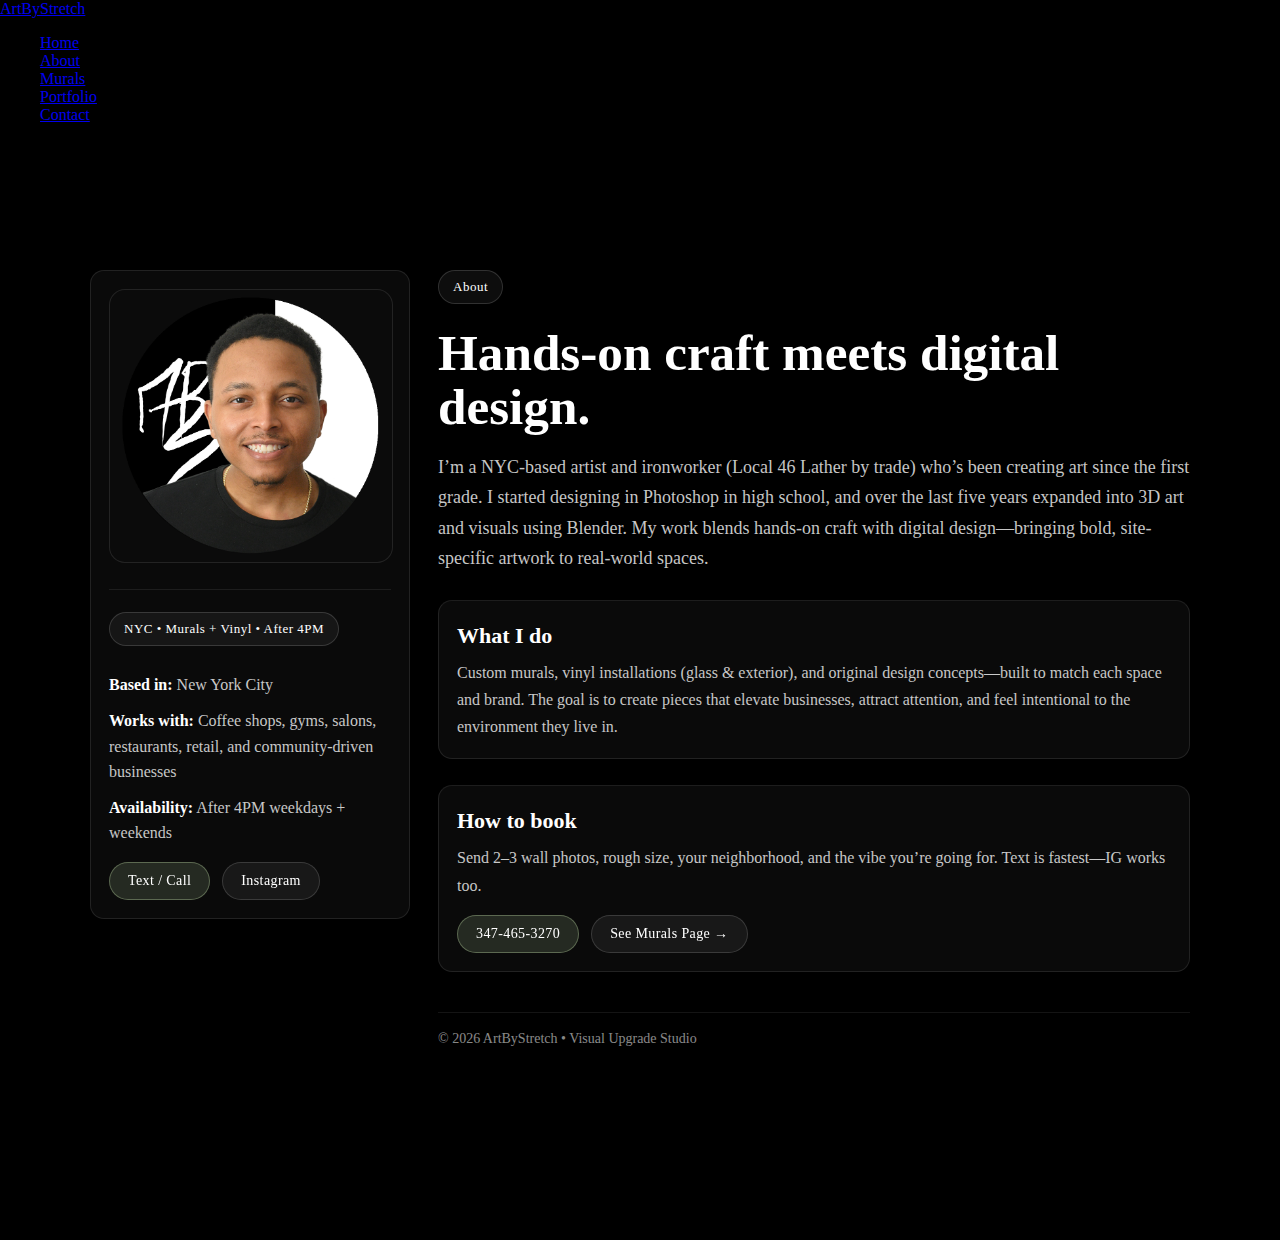
<file: about.html>
<!doctype html>
<html lang="en">
<head>
  <meta charset="UTF-8" />
  <meta name="viewport" content="width=device-width, initial-scale=1.0" />

  <title>About | ArtByStretch</title>
  <meta name="description" content="NYC-based artist and Local 46 lather by trade. Murals, vinyl installs, and design concepts built to match each space and brand." />

  <!-- Stops white flash -->
  <style>html,body{background:#000;margin:0}</style>

  <!-- Main site CSS -->
  <link rel="stylesheet" href="./style.css">

  <!-- About page layout helpers (small, contained) -->
  <style>
    .page {
      background:#000;
      color:#fff;
      min-height:100vh;
      padding-top: 130px; /* room for fixed navbar */
      padding-bottom: 70px;
    }
    .wrap{
      max-width: 1100px;
      margin: 0 auto;
      padding: 0 20px;
    }
    .about-grid{
      display:grid;
      grid-template-columns: 320px 1fr;
      gap: 28px;
      align-items: start;
    }
    @media (max-width: 900px){
      .about-grid{ grid-template-columns: 1fr; }
      .page{ padding-top: 150px; }
    }

    .card2{
      border: 1px solid rgba(255,255,255,0.10);
      background: rgba(255,255,255,0.04);
      border-radius: 14px;
      padding: 18px;
    }

    .profile-img{
      width: 100%;
      max-width: 320px;
      display:block;
      border-radius: 16px;
      border: 1px solid rgba(255,255,255,0.10);
      background: #0b0b0b;
    }

    .pill{
      display:inline-block;
      padding: 8px 14px;
      border: 1px solid rgba(255,255,255,0.15);
      border-radius: 999px;
      background: rgba(255,255,255,0.05);
      font-size: 13px;
      letter-spacing: .5px;
      margin-bottom: 12px;
    }

    h1{
      font-size: clamp(30px, 4vw, 54px);
      line-height: 1.05;
      margin: 10px 0 14px;
    }
    .lead{
      color: rgba(255,255,255,0.78);
      font-size: 18px;
      line-height: 1.7;
      max-width: 780px;
    }

    .meta{
      margin-top: 14px;
      display:grid;
      gap: 10px;
      color: rgba(255,255,255,0.78);
      line-height: 1.6;
    }
    .meta strong{ color:#fff; font-weight: 700; }

    .cta-row{
      display:flex;
      gap: 12px;
      flex-wrap: wrap;
      margin-top: 16px;
      align-items:center;
    }
    .btn2{
      display:inline-block;
      padding: 10px 18px;
      border-radius: 999px;
      text-decoration:none;
      font-size: 14px;
      letter-spacing: .4px;
      border: 1px solid rgba(255,255,255,0.15);
      background: rgba(255,255,255,0.06);
      color:#fff;
      backdrop-filter: blur(6px);
      transition: transform .2s ease, background .2s ease;
    }
    .btn2:hover{ transform: translateY(-1px); background: rgba(255,255,255,0.10); }
    .btn2.primary{
      border-color: rgba(138,158,121,0.55);
      background: rgba(138,158,121,0.22);
    }

    .section{
      margin-top: 26px;
      border-top: 1px solid rgba(255,255,255,0.08);
      padding-top: 22px;
    }

    .footer2{
      margin-top: 40px;
      padding-top: 18px;
      border-top: 1px solid rgba(255,255,255,0.08);
      color: rgba(255,255,255,0.55);
      font-size: 14px;
    }
  </style>
</head>

<body>

  <!-- Navbar (same system as your site) -->
  <nav class="navbar">
    <div class="max-width">
      <div class="logo">
        <a href="./index.html">ArtByStretch</a>
      </div>

      <ul class="menu">
        <li><a href="./index.html" class="menu-btn">Home</a></li>
        <li><a href="./about.html" class="menu-btn">About</a></li>
        <li><a href="./murals.html" class="menu-btn">Murals</a></li>
        <li><a href="https://arielamunoz.myportfolio.com/" class="menu-btn" target="_blank" rel="noopener">Portfolio</a></li>
        <li><a href="./contact.html" class="menu-btn">Contact</a></li>
      </ul>

      <div class="menu-btn">
        <i class="fas fa-bars"></i>
      </div>
    </div>
  </nav>

  <main class="page">
    <div class="wrap">

      <div class="about-grid">
        <!-- Left: image + quick booking -->
        <div class="card2">
          <img class="profile-img" src="./images/okjh.png" alt="ArtByStretch portrait" loading="lazy" decoding="async">

          <div class="section">
            <span class="pill">NYC • Murals + Vinyl • After 4PM</span>

            <div class="meta">
              <div><strong>Based in:</strong> New York City</div>
              <div><strong>Works with:</strong> Coffee shops, gyms, salons, restaurants, retail, and community-driven businesses</div>
              <div><strong>Availability:</strong> After 4PM weekdays + weekends</div>
            </div>

            <div class="cta-row">
              <a class="btn2 primary" href="tel:+13474653270">Text / Call</a>
              <a class="btn2" href="https://instagram.com/artbystretch" target="_blank" rel="noopener">Instagram</a>
            </div>
          </div>
        </div>

        <!-- Right: story -->
        <div>
          <span class="pill">About</span>
          <h1>Hands-on craft meets digital design.</h1>

          <p class="lead">
            I’m a NYC-based artist and ironworker (Local 46 Lather by trade) who’s been creating art since the first grade.
            I started designing in Photoshop in high school, and over the last five years expanded into 3D art and visuals using Blender.
            My work blends hands-on craft with digital design—bringing bold, site-specific artwork to real-world spaces.
          </p>

          <div class="section card2">
            <h2 style="margin:0 0 10px; font-size:22px;">What I do</h2>
            <p class="lead" style="font-size:16px; margin:0;">
              Custom murals, vinyl installations (glass & exterior), and original design concepts—built to match each space and brand.
              The goal is to create pieces that elevate businesses, attract attention, and feel intentional to the environment they live in.
            </p>
          </div>

          <div class="section card2">
            <h2 style="margin:0 0 10px; font-size:22px;">How to book</h2>
            <p class="lead" style="font-size:16px; margin:0;">
              Send 2–3 wall photos, rough size, your neighborhood, and the vibe you’re going for. Text is fastest—IG works too.
            </p>

            <div class="cta-row">
              <a class="btn2 primary" href="tel:+13474653270">347-465-3270</a>
              <a class="btn2" href="./murals.html">See Murals Page →</a>
            </div>
          </div>

          <div class="footer2">
            © <span id="year"></span> ArtByStretch • Visual Upgrade Studio
          </div>
        </div>
      </div>

    </div>
  </main>

  <script>
    // Footer year
    const year = document.getElementById("year");
    if (year) year.textContent = new Date().getFullYear();
  </script>

</body>
</html>
</file>
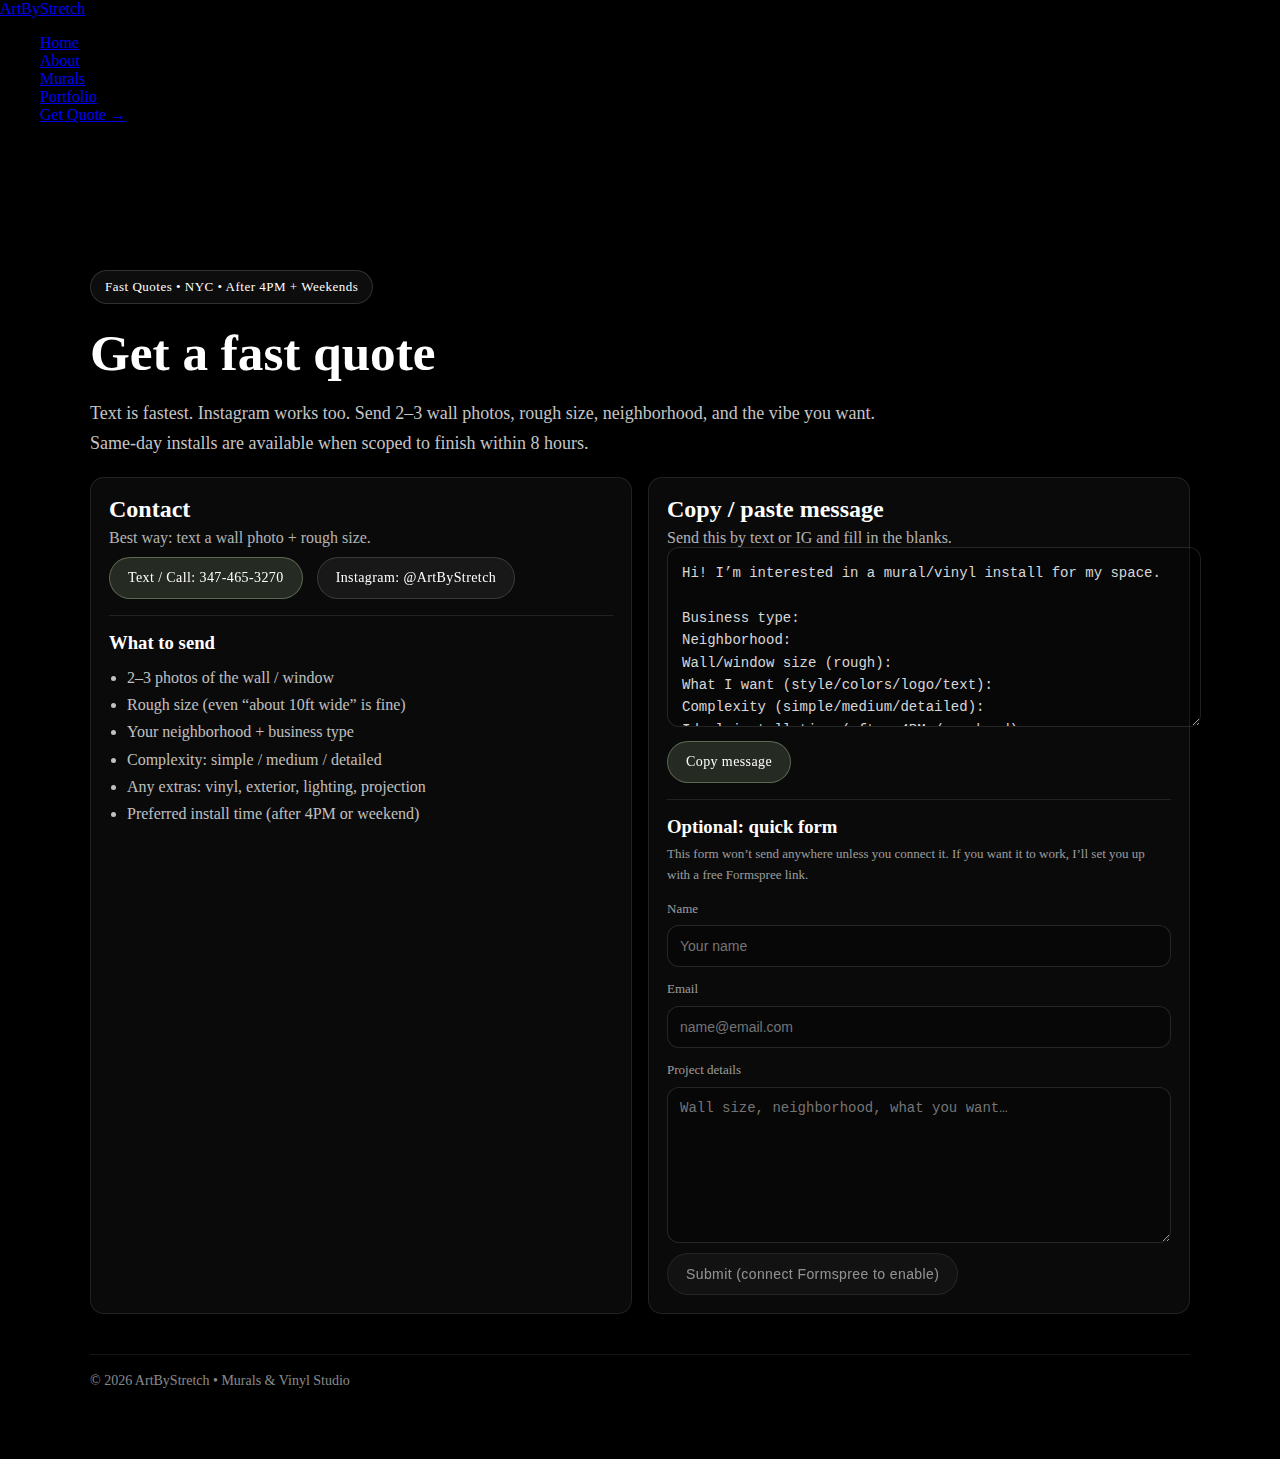
<file: contact.html>
<!doctype html>
<html lang="en">
<head>
  <meta charset="UTF-8" />
  <meta name="viewport" content="width=device-width, initial-scale=1.0" />

  <title>Contact | ArtByStretch</title>
  <meta name="description" content="Get a fast quote for murals & vinyl in NYC. Text or Instagram is fastest. After 4PM weekdays + weekends." />

  <!-- Stops white flash -->
  <style>html,body{background:#000;margin:0}</style>

  <!-- Main site CSS -->
  <link rel="stylesheet" href="./style.css">

  <!-- Contact page layout helpers (small + contained) -->
  <style>
    .page{
      background:#000;
      color:#fff;
      min-height:100vh;
      padding-top: 130px; /* room for fixed navbar */
      padding-bottom: 70px;
    }
    .wrap{
      max-width: 1100px;
      margin: 0 auto;
      padding: 0 20px;
    }

    .pill{
      display:inline-block;
      padding: 8px 14px;
      border: 1px solid rgba(255,255,255,0.15);
      border-radius: 999px;
      background: rgba(255,255,255,0.05);
      font-size: 13px;
      letter-spacing: .5px;
      margin-bottom: 12px;
    }

    h1{
      font-size: clamp(30px, 4vw, 54px);
      line-height: 1.05;
      margin: 10px 0 14px;
    }
    .lead{
      color: rgba(255,255,255,0.78);
      font-size: 18px;
      line-height: 1.7;
      max-width: 820px;
    }

    .grid{
      display:grid;
      grid-template-columns: 1fr 1fr;
      gap: 16px;
      margin-top: 18px;
    }
    @media (max-width: 900px){
      .grid{ grid-template-columns: 1fr; }
      .page{ padding-top: 150px; }
    }

    .card2{
      border: 1px solid rgba(255,255,255,0.10);
      background: rgba(255,255,255,0.04);
      border-radius: 14px;
      padding: 18px;
    }

    .btn2{
      display:inline-block;
      padding: 12px 18px;
      border-radius: 999px;
      text-decoration:none;
      font-size: 14px;
      letter-spacing: .4px;
      border: 1px solid rgba(255,255,255,0.15);
      background: rgba(255,255,255,0.06);
      color:#fff;
      backdrop-filter: blur(6px);
      transition: transform .2s ease, background .2s ease;
      margin-right: 10px;
      margin-top: 10px;
    }
    .btn2:hover{ transform: translateY(-1px); background: rgba(255,255,255,0.10); }
    .btn2.primary{
      border-color: rgba(138,158,121,0.55);
      background: rgba(138,158,121,0.22);
    }

    .muted{ color: rgba(255,255,255,0.70); }
    .list2{
      margin: 10px 0 0;
      padding-left: 18px;
      color: rgba(255,255,255,0.75);
      line-height: 1.7;
    }

    .divider{
      height: 1px;
      background: rgba(255,255,255,0.10);
      margin: 16px 0;
    }

    .copybox{
      width: 100%;
      min-height: 150px;
      padding: 14px;
      border-radius: 12px;
      border: 1px solid rgba(255,255,255,0.12);
      background: rgba(0,0,0,0.25);
      color: rgba(255,255,255,0.85);
      font-size: 14px;
      line-height: 1.6;
      resize: vertical;
    }

    .small{
      font-size: 13px;
      color: rgba(255,255,255,0.60);
      line-height: 1.6;
    }

    .field{
      display:flex;
      flex-direction: column;
      gap: 6px;
      margin-top: 12px;
    }
    .input, .textarea{
      padding: 12px 12px;
      border-radius: 12px;
      border: 1px solid rgba(255,255,255,0.12);
      background: rgba(0,0,0,0.25);
      color: rgba(255,255,255,0.9);
      outline: none;
      font-size: 14px;
    }
    .textarea{ min-height: 130px; resize: vertical; }

    .footer2{
      margin-top: 40px;
      padding-top: 18px;
      border-top: 1px solid rgba(255,255,255,0.08);
      color: rgba(255,255,255,0.55);
      font-size: 14px;
    }
  </style>
</head>

<body>

  <!-- Navbar -->
  <nav class="navbar">
    <div class="max-width">
      <div class="logo">
        <a href="./index.html">ArtByStretch</a>
      </div>

      <ul class="menu">
        <li><a href="./index.html" class="menu-btn">Home</a></li>
        <li><a href="./about.html" class="menu-btn">About</a></li>
        <li><a href="./murals.html" class="menu-btn">Murals</a></li>
        <li><a href="https://arielamunoz.myportfolio.com/" class="menu-btn" target="_blank" rel="noopener">Portfolio</a></li>
        <li><a href="./contact.html" class="menu-btn">Get Quote →</a></li>
      </ul>

      <div class="menu-btn">
        <i class="fas fa-bars"></i>
      </div>
    </div>
  </nav>

  <main class="page">
    <div class="wrap">

      <span class="pill">Fast Quotes • NYC • After 4PM + Weekends</span>
      <h1>Get a fast quote</h1>
      <p class="lead">
        Text is fastest. Instagram works too. Send 2–3 wall photos, rough size, neighborhood, and the vibe you want.
        Same-day installs are available when scoped to finish within 8 hours.
      </p>

      <div class="grid">

        <!-- LEFT: Contact methods -->
        <section class="card2">
          <h2 style="margin:0 0 6px;">Contact</h2>
          <p class="muted" style="margin:0;">Best way: text a wall photo + rough size.</p>

          <a class="btn2 primary" href="tel:+13474653270">Text / Call: 347-465-3270</a>
          <a class="btn2" href="https://instagram.com/artbystretch" target="_blank" rel="noopener">Instagram: @ArtByStretch</a>

          <div class="divider"></div>

          <h3 style="margin:0 0 6px;">What to send</h3>
          <ul class="list2">
            <li>2–3 photos of the wall / window</li>
            <li>Rough size (even “about 10ft wide” is fine)</li>
            <li>Your neighborhood + business type</li>
            <li>Complexity: simple / medium / detailed</li>
            <li>Any extras: vinyl, exterior, lighting, projection</li>
            <li>Preferred install time (after 4PM or weekend)</li>
          </ul>
        </section>

        <!-- RIGHT: Copy/paste message + optional form -->
        <section class="card2">
          <h2 style="margin:0 0 6px;">Copy / paste message</h2>
          <p class="muted" style="margin:0;">Send this by text or IG and fill in the blanks.</p>

          <textarea class="copybox" id="msg" readonly>Hi! I’m interested in a mural/vinyl install for my space.

Business type:
Neighborhood:
Wall/window size (rough):
What I want (style/colors/logo/text):
Complexity (simple/medium/detailed):
Ideal install time (after 4PM / weekend):
Photos attached.</textarea>

          <a class="btn2 primary" href="#" id="copyBtn">Copy message</a>
          <p class="small" id="copyStatus" aria-live="polite"></p>

          <div class="divider"></div>

          <h3 style="margin:0 0 6px;">Optional: quick form</h3>
          <p class="small" style="margin-top:0;">
            This form won’t send anywhere unless you connect it. If you want it to work, I’ll set you up with a free Formspree link.
          </p>

          <form>
            <div class="field">
              <label class="small" for="name">Name</label>
              <input class="input" id="name" type="text" placeholder="Your name">
            </div>

            <div class="field">
              <label class="small" for="email">Email</label>
              <input class="input" id="email" type="email" placeholder="name@email.com">
            </div>

            <div class="field">
              <label class="small" for="details">Project details</label>
              <textarea class="textarea" id="details" placeholder="Wall size, neighborhood, what you want…"></textarea>
            </div>

            <button class="btn2" type="button" disabled style="opacity:.55; cursor:not-allowed;">
              Submit (connect Formspree to enable)
            </button>
          </form>

        </section>

      </div>

      <div class="footer2">
        © <span id="year"></span> ArtByStretch • Murals & Vinyl Studio
      </div>

    </div>
  </main>

  <script>
    // Footer year
    const year = document.getElementById("year");
    if (year) year.textContent = new Date().getFullYear();

    // Copy button
    const copyBtn = document.getElementById("copyBtn");
    const msg = document.getElementById("msg");
    const status = document.getElementById("copyStatus");

    if (copyBtn && msg) {
      copyBtn.addEventListener("click", async (e) => {
        e.preventDefault();
        try {
          await navigator.clipboard.writeText(msg.value);
          if (status) status.textContent = "Copied. Paste into a text or IG DM.";
        } catch (err) {
          // fallback
          msg.focus();
          msg.select();
          document.execCommand("copy");
          if (status) status.textContent = "Copied. Paste into a text or IG DM.";
        }
      });
    }
  </script>

</body>
</html>
</file>
<file: style.css>

</file>
